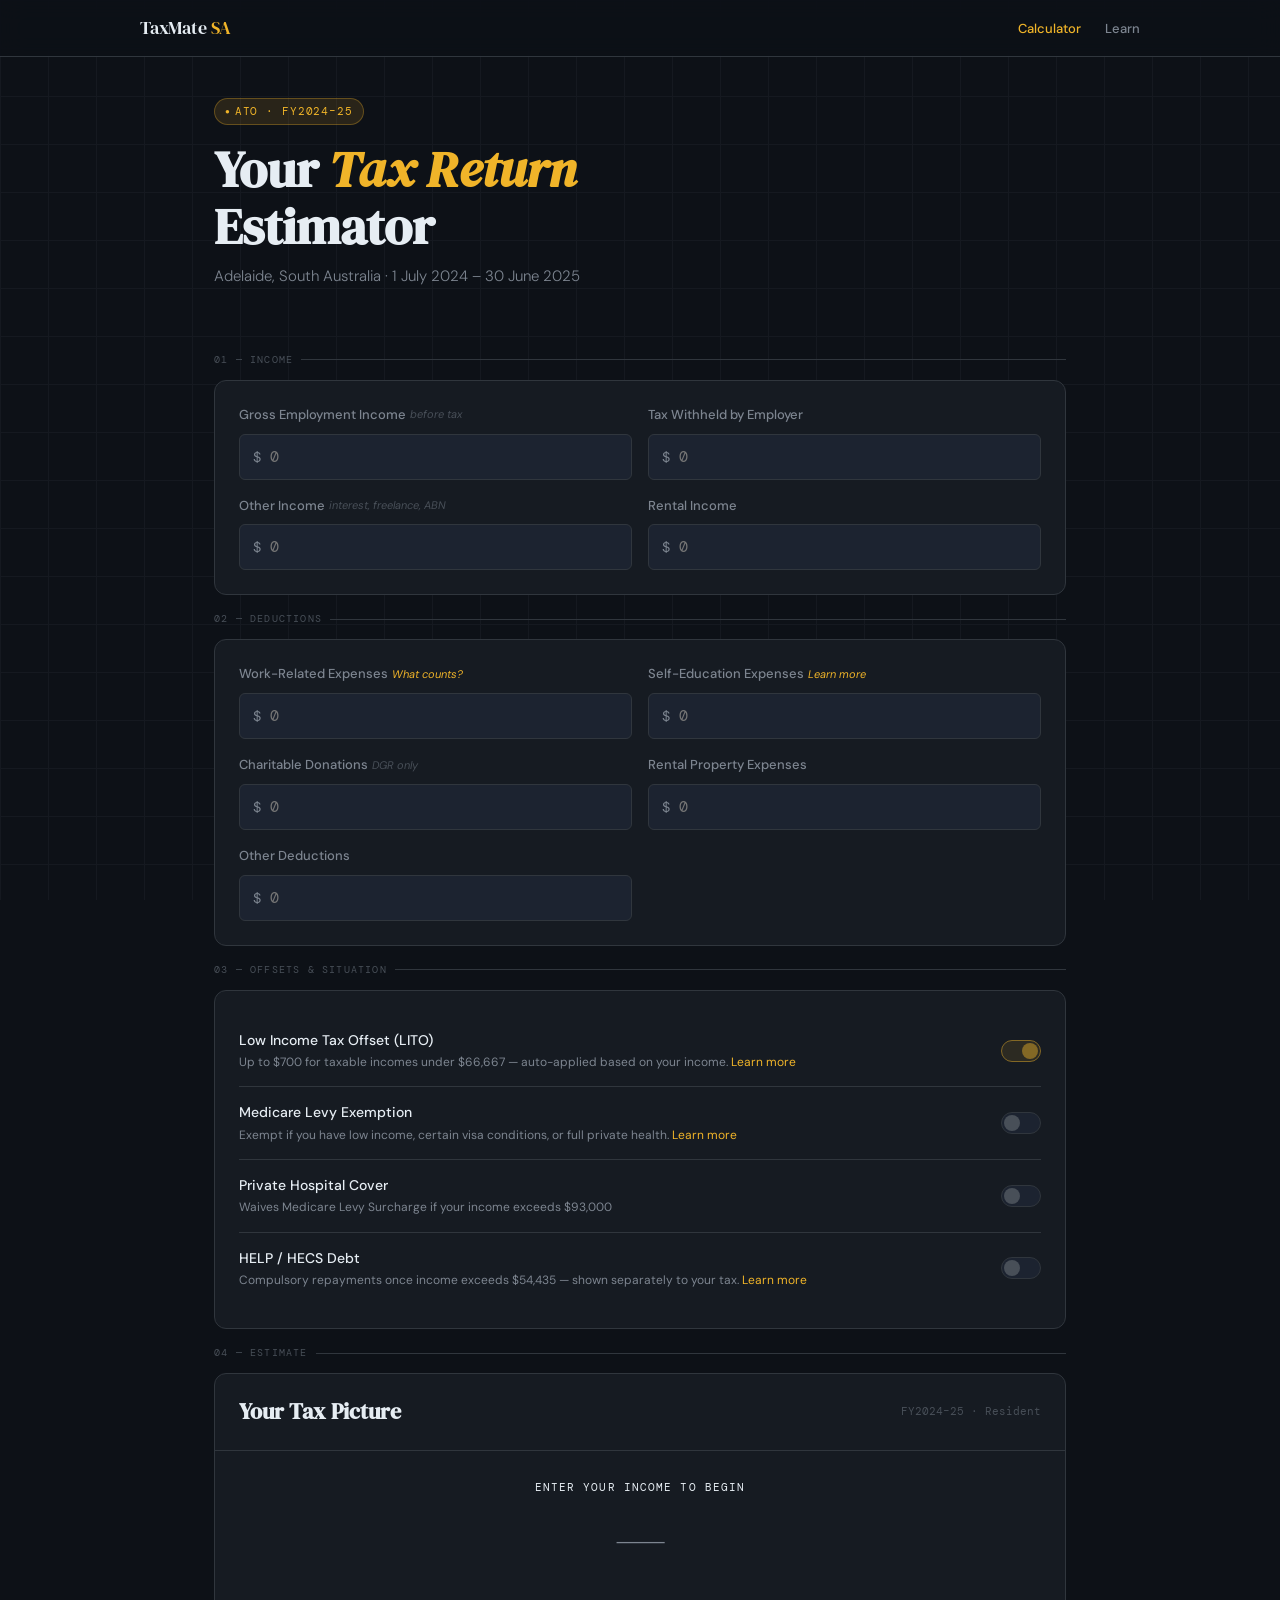
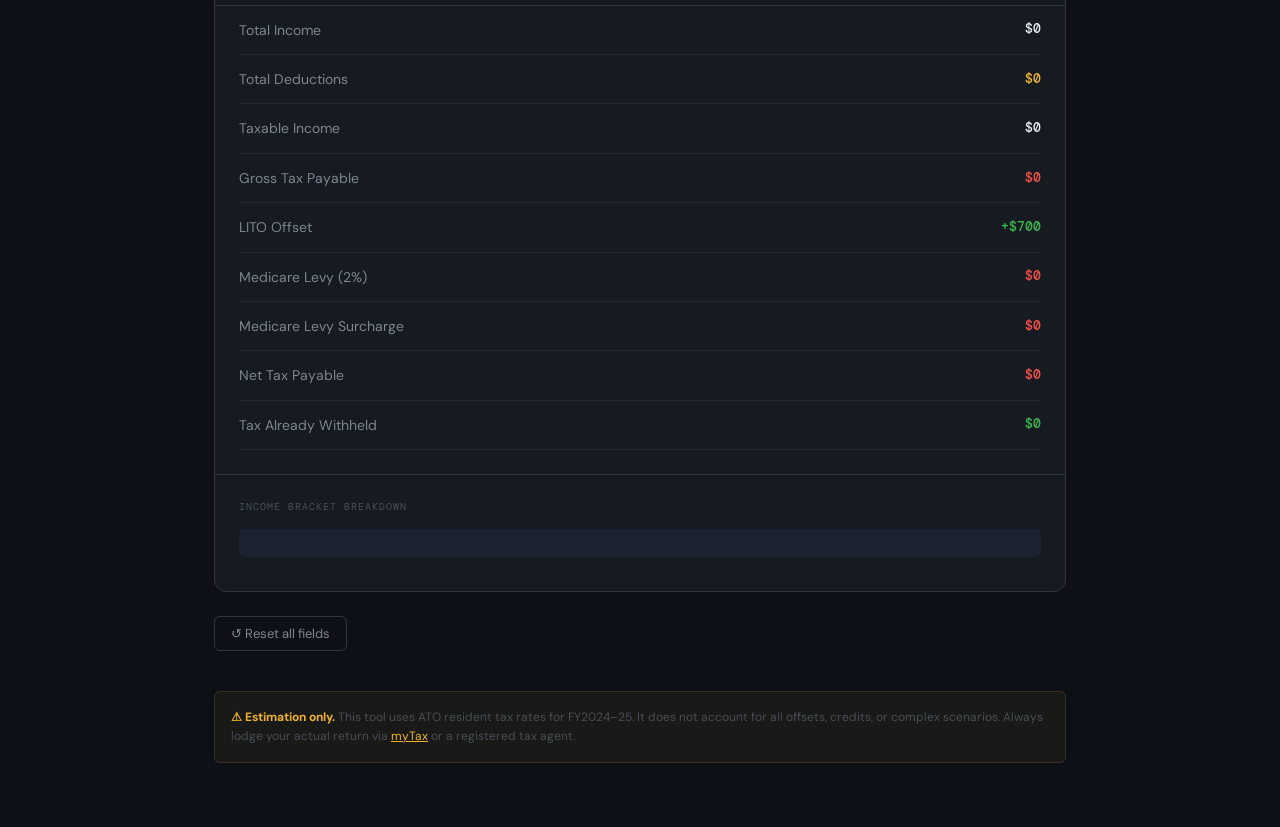
<file: index.html>
<!DOCTYPE html>
<html lang="en">
<head>
  <meta charset="UTF-8">
  <meta name="viewport" content="width=device-width, initial-scale=1.0">
  <title>TaxMate SA — Tax Return Estimator</title>
  <meta name="description" content="Estimate your Australian tax return for FY2024–25. Adelaide, South Australia.">
  <link rel="icon" type="image/svg+xml" href="assets/favicon.svg">
  <link rel="stylesheet" href="css/tokens.css">
  <link rel="stylesheet" href="css/main.css">
  <link rel="stylesheet" href="css/components.css">
  <link rel="stylesheet" href="css/calculator.css">
</head>
<body>

  <nav class="nav" aria-label="Site navigation">
    <div class="nav-inner">
      <a class="nav-logo" href="index.html">TaxMate <span>SA</span></a>
      <ul class="nav-links">
        <li><a href="index.html" class="active" aria-current="page">Calculator</a></li>
        <li><a href="pages/learn.html">Learn</a></li>
      </ul>
    </div>
  </nav>

  <main class="container">

    <header class="page-header animate-in">
      <div class="badge">ATO · FY2024–25</div>
      <h1>Your <em>Tax Return</em><br>Estimator</h1>
      <p class="subtitle">Adelaide, South Australia · 1 July 2024 – 30 June 2025</p>
    </header>

    <!-- 01 INCOME -->
    <div class="section-label">01 — Income</div>
    <div class="card animate-in">
      <div class="grid-2">

        <div class="field">
          <label for="grossIncome">
            Gross Employment Income
            <span class="hint">before tax</span>
          </label>
          <div class="input-wrap">
            <span class="prefix" aria-hidden="true">$</span>
            <input type="number" id="grossIncome" placeholder="0" min="0"
              aria-label="Gross employment income before tax">
          </div>
        </div>

        <div class="field">
          <label for="taxWithheld">Tax Withheld by Employer</label>
          <div class="input-wrap">
            <span class="prefix" aria-hidden="true">$</span>
            <input type="number" id="taxWithheld" placeholder="0" min="0"
              aria-label="Tax withheld by employer">
          </div>
        </div>

        <div class="field">
          <label for="otherIncome">
            Other Income
            <span class="hint">interest, freelance, ABN</span>
          </label>
          <div class="input-wrap">
            <span class="prefix" aria-hidden="true">$</span>
            <input type="number" id="otherIncome" placeholder="0" min="0"
              aria-label="Other income including interest, freelance, or ABN income">
          </div>
        </div>

        <div class="field">
          <label for="rentalIncome">Rental Income</label>
          <div class="input-wrap">
            <span class="prefix" aria-hidden="true">$</span>
            <input type="number" id="rentalIncome" placeholder="0" min="0"
              aria-label="Rental income">
          </div>
        </div>

      </div>
    </div>

    <!-- 02 DEDUCTIONS -->
    <div class="section-label">02 — Deductions</div>
    <div class="card animate-in">
      <div class="grid-2">

        <div class="field">
          <label for="workExpenses">
            Work-Related Expenses
            <a href="pages/article.html#work-related-deductions" class="hint">What counts?</a>
          </label>
          <div class="input-wrap">
            <span class="prefix" aria-hidden="true">$</span>
            <input type="number" id="workExpenses" placeholder="0" min="0"
              aria-label="Work-related expenses">
          </div>
        </div>

        <div class="field">
          <label for="selfEducation">
            Self-Education Expenses
            <a href="pages/article.html#self-education" class="hint">Learn more</a>
          </label>
          <div class="input-wrap">
            <span class="prefix" aria-hidden="true">$</span>
            <input type="number" id="selfEducation" placeholder="0" min="0"
              aria-label="Self-education expenses">
          </div>
        </div>

        <div class="field">
          <label for="donations">
            Charitable Donations
            <span class="hint">DGR only</span>
          </label>
          <div class="input-wrap">
            <span class="prefix" aria-hidden="true">$</span>
            <input type="number" id="donations" placeholder="0" min="0"
              aria-label="Charitable donations to Deductible Gift Recipients only">
          </div>
        </div>

        <div class="field">
          <label for="rentalExpenses">Rental Property Expenses</label>
          <div class="input-wrap">
            <span class="prefix" aria-hidden="true">$</span>
            <input type="number" id="rentalExpenses" placeholder="0" min="0"
              aria-label="Rental property expenses">
          </div>
        </div>

        <div class="field">
          <label for="otherDeductions">Other Deductions</label>
          <div class="input-wrap">
            <span class="prefix" aria-hidden="true">$</span>
            <input type="number" id="otherDeductions" placeholder="0" min="0"
              aria-label="Other deductions">
          </div>
        </div>

      </div>
    </div>

    <!-- 03 SITUATION -->
    <div class="section-label">03 — Offsets &amp; Situation</div>
    <div class="card animate-in">

      <div class="toggle-row">
        <div class="toggle-info">
          <div class="name">Low Income Tax Offset (LITO)</div>
          <div class="desc">
            Up to $700 for taxable incomes under $66,667 — auto-applied based on your income.
            <a href="pages/article.html#lito-explained">Learn more</a>
          </div>
        </div>
        <label class="toggle" aria-label="LITO — automatically applied">
          <input type="checkbox" id="litoCheck" checked disabled>
          <span class="slider"></span>
        </label>
      </div>

      <div class="toggle-row">
        <div class="toggle-info">
          <div class="name">Medicare Levy Exemption</div>
          <div class="desc">
            Exempt if you have low income, certain visa conditions, or full private health.
            <a href="pages/article.html#medicare-explained">Learn more</a>
          </div>
        </div>
        <label class="toggle" aria-label="Medicare levy exemption">
          <input type="checkbox" id="medicareExempt">
          <span class="slider"></span>
        </label>
      </div>

      <div class="toggle-row">
        <div class="toggle-info">
          <div class="name">Private Hospital Cover</div>
          <div class="desc">Waives Medicare Levy Surcharge if your income exceeds $93,000</div>
        </div>
        <label class="toggle" aria-label="Private hospital cover">
          <input type="checkbox" id="privateHealth">
          <span class="slider"></span>
        </label>
      </div>

      <div class="toggle-row" style="border-bottom:none">
        <div class="toggle-info">
          <div class="name">HELP / HECS Debt</div>
          <div class="desc">
            Compulsory repayments once income exceeds $54,435 — shown separately to your tax.
            <a href="pages/article.html#help-hecs">Learn more</a>
          </div>
        </div>
        <label class="toggle" aria-label="HELP or HECS student debt">
          <input type="checkbox" id="helpDebt">
          <span class="slider"></span>
        </label>
      </div>

      <div id="helpRow" class="help-balance-row" aria-live="polite">
        <div class="field" style="max-width:280px">
          <label for="helpBalance">Outstanding HELP Balance</label>
          <div class="input-wrap">
            <span class="prefix" aria-hidden="true">$</span>
            <input type="number" id="helpBalance" placeholder="0" min="0"
              aria-label="Outstanding HELP or HECS balance">
          </div>
        </div>
      </div>

    </div>

    <!-- 04 RESULTS -->
    <div class="section-label">04 — Estimate</div>
    <div class="results-panel animate-in" aria-live="polite" aria-label="Tax calculation results">

      <div class="results-header">
        <h2>Your Tax Picture</h2>
        <span class="fy-tag">FY2024–25 · Resident</span>
      </div>

      <div class="outcome-banner" id="outcomeBanner">
        <div class="outcome-label" id="outcomeLabel">Enter your income to begin</div>
        <div class="outcome-amount" id="outcomeAmount">—</div>
        <div class="outcome-sub"   id="outcomeSub"></div>
      </div>

      <div class="breakdown">
        <div class="breakdown-row">
          <span class="key">Total Income</span>
          <span class="val neutral" id="rGross">$0</span>
        </div>
        <div class="breakdown-row">
          <span class="key">Total Deductions</span>
          <span class="val accent"  id="rDeductions">$0</span>
        </div>
        <div class="breakdown-row">
          <span class="key">Taxable Income</span>
          <span class="val neutral" id="rTaxable">$0</span>
        </div>
        <div class="breakdown-row">
          <span class="key">Gross Tax Payable</span>
          <span class="val negative" id="rGrossTax">$0</span>
        </div>
        <div class="breakdown-row">
          <span class="key">LITO Offset</span>
          <span class="val positive" id="rLITO">$0</span>
        </div>
        <div class="breakdown-row">
          <span class="key">Medicare Levy (2%)</span>
          <span class="val negative" id="rMedicare">$0</span>
        </div>
        <div class="breakdown-row">
          <span class="key">Medicare Levy Surcharge</span>
          <span class="val negative" id="rMLS">$0</span>
        </div>
        <div class="breakdown-row">
          <span class="key">Net Tax Payable</span>
          <span class="val negative" id="rNetTax">$0</span>
        </div>
        <div class="breakdown-row">
          <span class="key">Tax Already Withheld</span>
          <span class="val positive" id="rWithheld">$0</span>
        </div>
        <div class="breakdown-row" id="helpRow2" style="display:none">
          <span class="key">Est. HELP Repayment</span>
          <span class="val negative" id="rHELP">$0</span>
        </div>
      </div>

      <div class="bracket-viz">
        <div class="bracket-label">Income Bracket Breakdown</div>
        <div class="bracket-bar"    id="bracketBar"></div>
        <div class="bracket-legend" id="bracketLegend"></div>
        <div id="effectiveRate"></div>
      </div>

    </div>

    <button class="btn-reset" id="btnReset" aria-label="Reset all fields">↺ Reset all fields</button>

    <p class="disclaimer">
      <strong>⚠ Estimation only.</strong> This tool uses ATO resident tax rates for FY2024–25. It does not
      account for all offsets, credits, or complex scenarios. Always lodge your actual return via
      <a href="https://www.ato.gov.au/individuals-and-families/your-tax-return" style="color:var(--accent)">myTax</a>
      or a registered tax agent.
    </p>

  </main>

  <script type="module" src="js/modules/ui.js"></script>
</body>
</html>
</file>
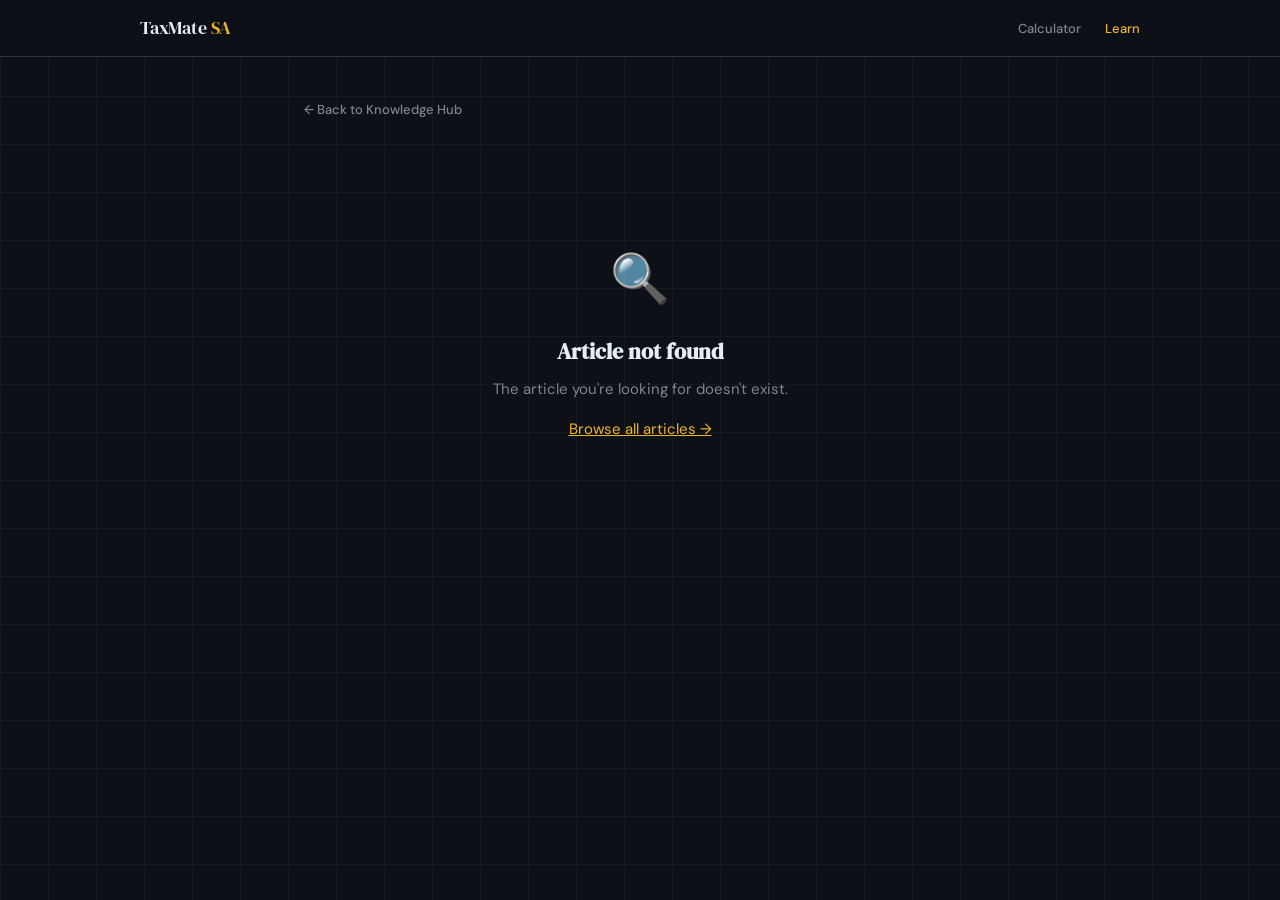
<file: pages/article.html>
<!DOCTYPE html>
<html lang="en">
<head>
  <meta charset="UTF-8">
  <meta name="viewport" content="width=device-width, initial-scale=1.0">
  <title>Article — TaxMate SA</title>
  <link rel="icon" type="image/svg+xml" href="../assets/favicon.svg">
  <link rel="stylesheet" href="../css/tokens.css">
  <link rel="stylesheet" href="../css/main.css">
  <link rel="stylesheet" href="../css/components.css">
  <link rel="stylesheet" href="../css/learn.css">
</head>
<body>

  <nav class="nav" aria-label="Site navigation">
    <div class="nav-inner">
      <a class="nav-logo" href="../index.html">TaxMate <span>SA</span></a>
      <ul class="nav-links">
        <li><a href="../index.html">Calculator</a></li>
        <li><a href="learn.html" class="active" aria-current="page">Learn</a></li>
      </ul>
    </div>
  </nav>

  <main class="container container--narrow">

    <a href="learn.html" class="btn-back" aria-label="Back to Knowledge Hub">← Back to Knowledge Hub</a>

    <!-- Not found -->
    <div id="articleNotFound" style="display:none; text-align:center; padding:80px 0">
      <p style="font-size:48px">🔍</p>
      <h2 style="margin:16px 0 8px">Article not found</h2>
      <p style="color:var(--text-muted)">The article you're looking for doesn't exist.</p>
      <a href="learn.html" style="color:var(--accent); margin-top:16px; display:inline-block">
        Browse all articles →
      </a>
    </div>

    <!-- Article -->
    <div id="articleContent" style="display:none">

      <header class="article-header animate-in">
        <nav class="article-breadcrumb" id="articleBreadcrumb" aria-label="Breadcrumb"></nav>
        <span class="article-icon" id="articleIcon" aria-hidden="true"></span>
        <h1 id="articleTitle"></h1>
        <div id="articleBadge" style="margin-top:12px"></div>
      </header>

      <div class="article-body animate-in" id="articleBody"></div>

      <section class="related-section animate-in" aria-label="Related articles">
        <h2>Related Articles</h2>
        <div class="related-grid" id="relatedGrid"></div>
      </section>

    </div>

  </main>

  <script type="module">
    import { initArticlePage } from '../js/modules/learn.js';
    initArticlePage();
  </script>
</body>
</html>
</file>
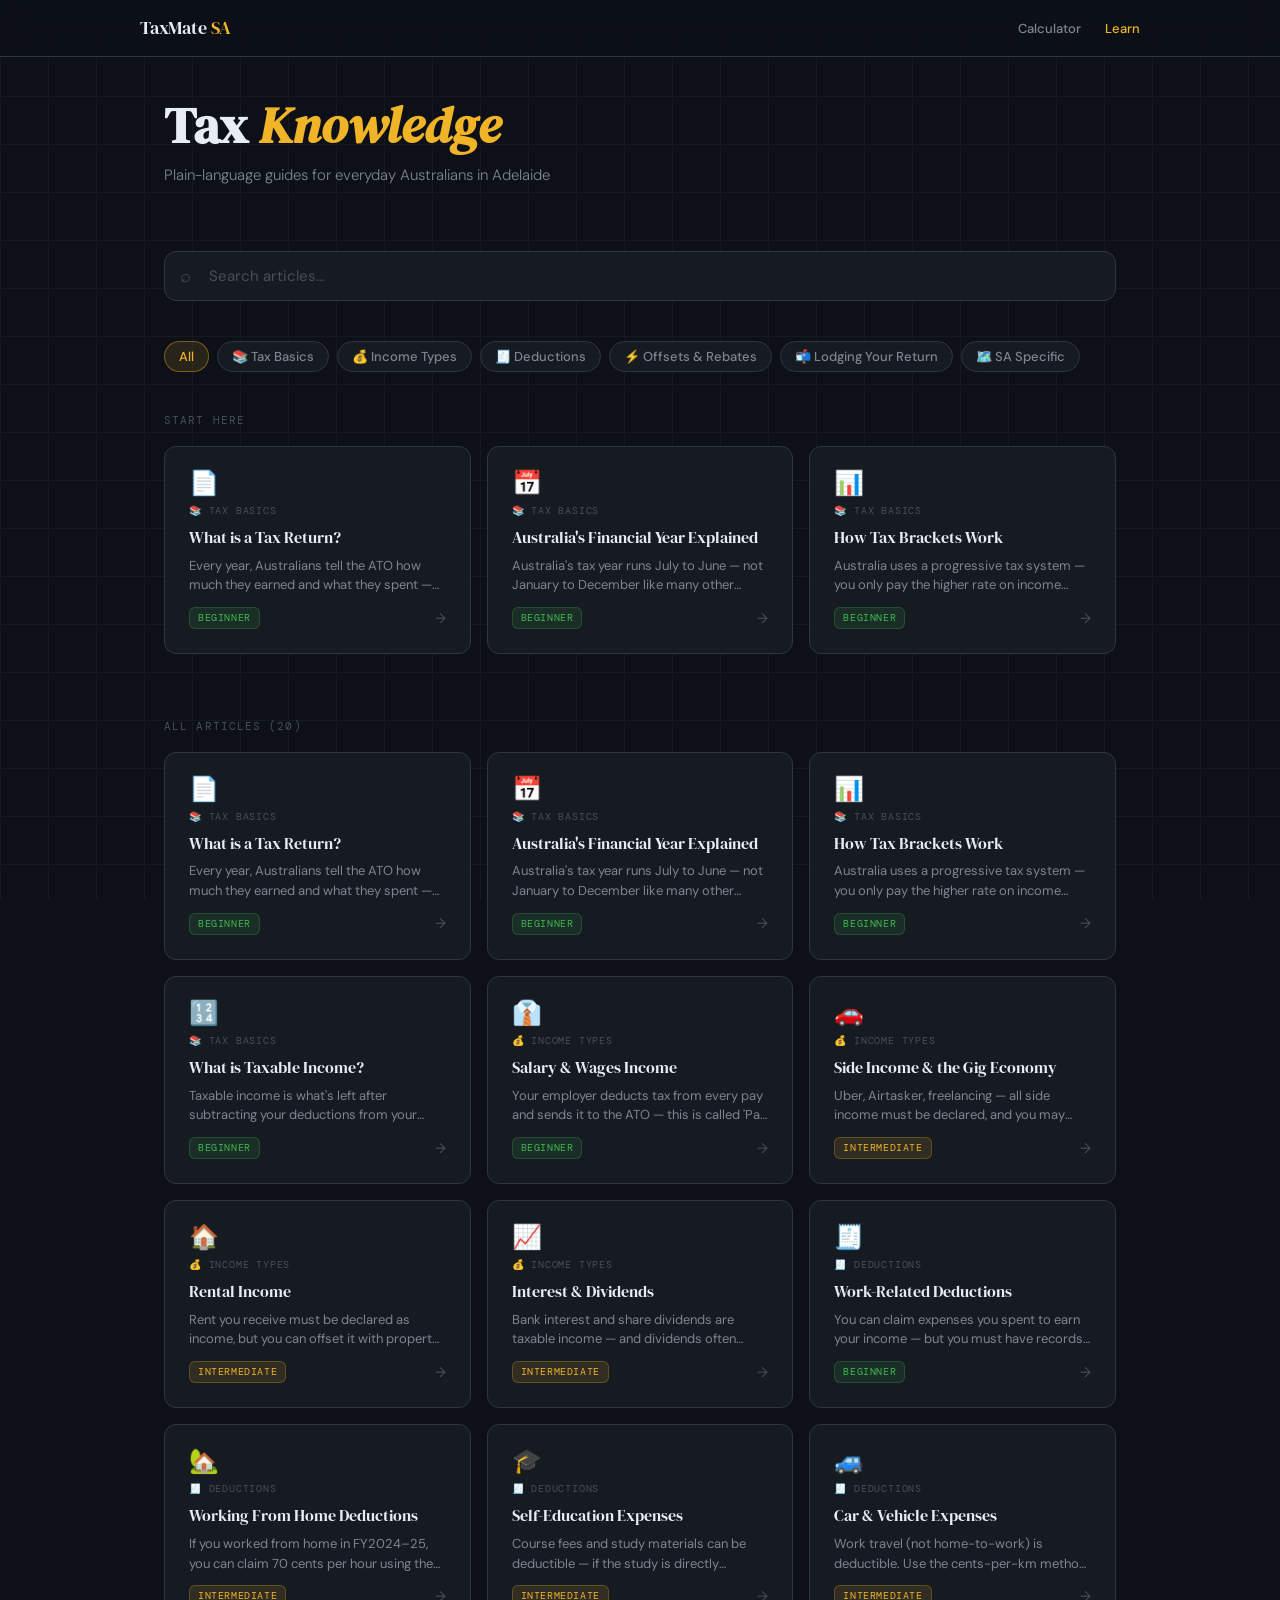
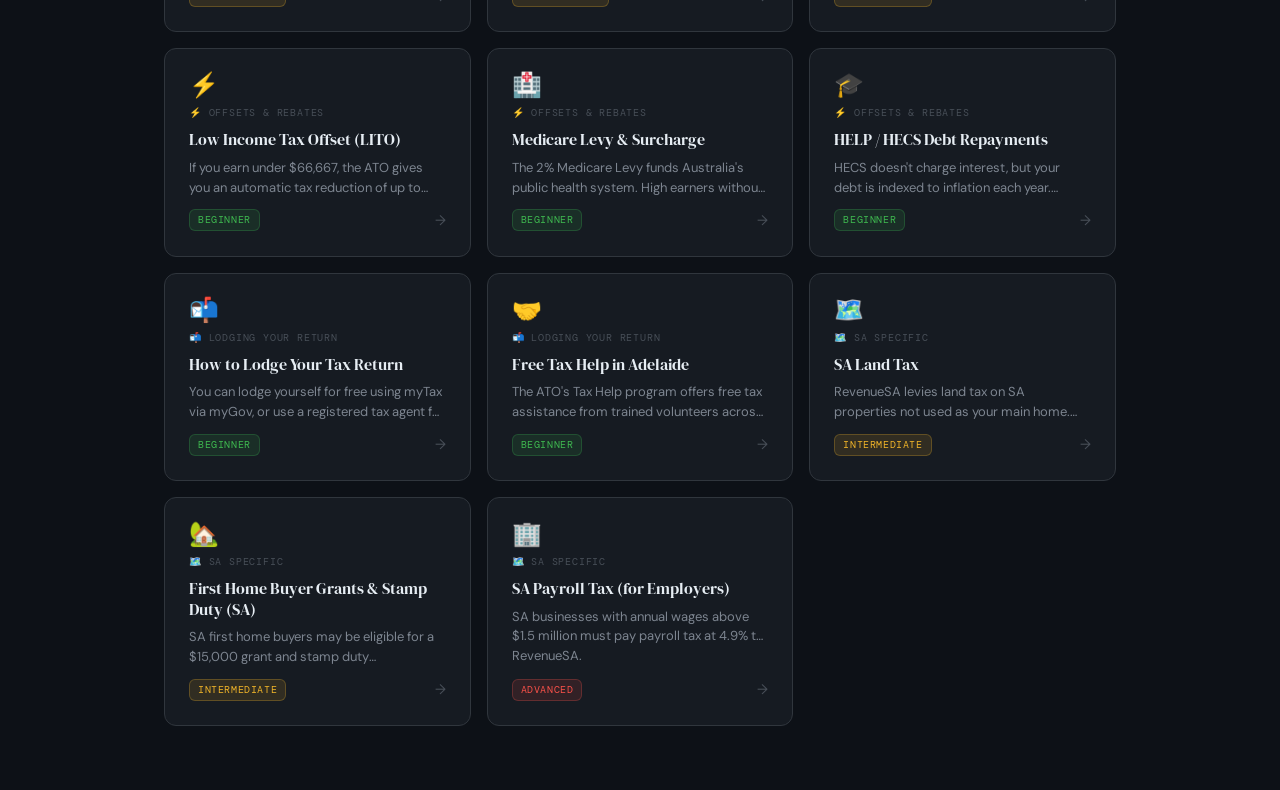
<file: pages/learn.html>
<!DOCTYPE html>
<html lang="en">
<head>
  <meta charset="UTF-8">
  <meta name="viewport" content="width=device-width, initial-scale=1.0">
  <title>Tax Knowledge — TaxMate SA</title>
  <meta name="description" content="Plain-language Australian tax guides for Adelaide residents. Beginner to advanced.">
  <link rel="icon" type="image/svg+xml" href="../assets/favicon.svg">
  <link rel="stylesheet" href="../css/tokens.css">
  <link rel="stylesheet" href="../css/main.css">
  <link rel="stylesheet" href="../css/components.css">
  <link rel="stylesheet" href="../css/learn.css">
</head>
<body>

  <nav class="nav" aria-label="Site navigation">
    <div class="nav-inner">
      <a class="nav-logo" href="../index.html">TaxMate <span>SA</span></a>
      <ul class="nav-links">
        <li><a href="../index.html">Calculator</a></li>
        <li><a href="learn.html" class="active" aria-current="page">Learn</a></li>
      </ul>
    </div>
  </nav>

  <main class="container container--wide">

    <header class="page-header animate-in">
      <h1>Tax <em>Knowledge</em></h1>
      <p class="subtitle">Plain-language guides for everyday Australians in Adelaide</p>
    </header>

    <div class="search-wrap animate-in">
      <input type="search" class="search-input" id="searchInput"
        placeholder="Search articles…" aria-label="Search tax knowledge articles">
    </div>

    <div class="category-tabs animate-in" id="categoryTabs"
      role="tablist" aria-label="Filter articles by category"></div>

    <section class="featured-section animate-in" aria-label="Start here — beginner articles">
      <h2>Start Here</h2>
      <div class="featured-grid" id="featuredGrid"></div>
    </section>

    <section class="articles-section animate-in">
      <h2 id="articlesHeading">All Articles</h2>
      <div class="article-grid" id="articleGrid" aria-live="polite"></div>
    </section>

  </main>

  <script type="module">
    import { initLearnPage } from '../js/modules/learn.js';
    initLearnPage();
  </script>
</body>
</html>
</file>
<file: css/tokens.css>
:root {
  /* Backgrounds */
  --bg:        #0d1117;
  --surface:   #161b22;
  --surface2:  #1c2330;
  --border:    #30363d;

  /* Text */
  --text:       #e6edf3;
  --text-muted: #7d8590;
  --text-dim:   #484f58;

  /* Accent */
  --accent:   #f0b429;
  --refund:   #3fb950;
  --owing:    #f85149;

  /* Bracket colours */
  --bracket-0:    #3d444d;
  --bracket-19:   #2d6a4f;
  --bracket-325:  #1e8a5a;
  --bracket-37:   #f0b429;
  --bracket-45:   #f85149;

  /* Spacing */
  --space-xs:  4px;
  --space-sm:  8px;
  --space-md:  16px;
  --space-lg:  24px;
  --space-xl:  40px;
  --space-2xl: 64px;

  /* Radius */
  --radius-sm: 6px;
  --radius-md: 12px;
  --radius-lg: 20px;

  /* Transitions */
  --transition: 0.2s ease;
}
</file>
<file: css/main.css>
@import url('https://fonts.googleapis.com/css2?family=DM+Serif+Display:ital@0;1&family=DM+Mono:wght@400;500&family=DM+Sans:wght@300;400;500;600&display=swap');

*, *::before, *::after { margin: 0; padding: 0; box-sizing: border-box; }

body {
  background: var(--bg);
  color: var(--text);
  font-family: 'DM Sans', sans-serif;
  font-size: 15px;
  line-height: 1.6;
  min-height: 100vh;
  overflow-x: hidden;
}

body::before {
  content: '';
  position: fixed;
  inset: 0;
  background-image:
    linear-gradient(var(--border) 1px, transparent 1px),
    linear-gradient(90deg, var(--border) 1px, transparent 1px);
  background-size: 48px 48px;
  opacity: 0.25;
  pointer-events: none;
  z-index: 0;
}

/* Navigation */
.nav {
  position: sticky;
  top: 0;
  z-index: 100;
  background: rgba(13, 17, 23, 0.92);
  backdrop-filter: blur(12px);
  border-bottom: 1px solid var(--border);
  padding: 0 var(--space-lg);
}

.nav-inner {
  max-width: 1000px;
  margin: 0 auto;
  height: 56px;
  display: flex;
  align-items: center;
  justify-content: space-between;
}

.nav-logo {
  font-family: 'DM Serif Display', serif;
  font-size: 1.1rem;
  color: var(--text);
  text-decoration: none;
  letter-spacing: -0.01em;
}

.nav-logo span { color: var(--accent); }

.nav-links {
  display: flex;
  gap: var(--space-lg);
  list-style: none;
}

.nav-links a {
  font-size: 13px;
  font-weight: 500;
  color: var(--text-muted);
  text-decoration: none;
  transition: color var(--transition);
}

.nav-links a:hover { color: var(--text); }
.nav-links a.active { color: var(--accent); }

/* Layout containers */
.container {
  position: relative;
  z-index: 1;
  max-width: 900px;
  margin: 0 auto;
  padding: var(--space-xl) var(--space-lg) var(--space-2xl);
}

.container--wide   { max-width: 1000px; }
.container--narrow { max-width: 720px;  }

/* Page header */
.page-header { margin-bottom: var(--space-2xl); }

/* Badge */
.badge {
  display: inline-flex;
  align-items: center;
  gap: var(--space-xs);
  background: rgba(240, 180, 41, 0.12);
  border: 1px solid rgba(240, 180, 41, 0.3);
  color: var(--accent);
  font-family: 'DM Mono', monospace;
  font-size: 11px;
  letter-spacing: 0.08em;
  padding: 4px 10px;
  border-radius: var(--radius-lg);
  margin-bottom: var(--space-md);
}

.badge::before {
  content: '●';
  font-size: 8px;
  animation: pulse 2s infinite;
}

@keyframes pulse {
  0%, 100% { opacity: 1; }
  50%       { opacity: 0.3; }
}

/* Typography */
h1 {
  font-family: 'DM Serif Display', serif;
  font-size: clamp(2rem, 5vw, 3.2rem);
  line-height: 1.1;
  color: var(--text);
  margin-bottom: 10px;
}

h1 em {
  font-style: italic;
  color: var(--accent);
}

h2 {
  font-family: 'DM Serif Display', serif;
  font-size: 1.4rem;
  color: var(--text);
}

.subtitle {
  color: var(--text-muted);
  font-size: 15px;
  font-weight: 300;
}

/* Section label */
.section-label {
  font-family: 'DM Mono', monospace;
  font-size: 10px;
  letter-spacing: 0.12em;
  text-transform: uppercase;
  color: var(--text-dim);
  margin-bottom: 12px;
  display: flex;
  align-items: center;
  gap: var(--space-sm);
}

.section-label::after {
  content: '';
  flex: 1;
  height: 1px;
  background: var(--border);
}

/* Animations */
.animate-in { animation: fadeUp 0.4s ease forwards; }

@keyframes fadeUp {
  from { opacity: 0; transform: translateY(12px); }
  to   { opacity: 1; transform: translateY(0); }
}
</file>
<file: css/components.css>
/* Card */
.card {
  background: var(--surface);
  border: 1px solid var(--border);
  border-radius: var(--radius-md);
  padding: var(--space-lg);
  margin-bottom: var(--space-md);
}

/* Input wrap */
.input-wrap { position: relative; }

.input-wrap .prefix {
  position: absolute;
  left: 14px;
  top: 50%;
  transform: translateY(-50%);
  color: var(--text-muted);
  font-family: 'DM Mono', monospace;
  font-size: 14px;
  pointer-events: none;
}

input[type="number"] {
  width: 100%;
  background: var(--surface2);
  border: 1px solid var(--border);
  border-radius: var(--radius-sm);
  color: var(--text);
  font-family: 'DM Mono', monospace;
  font-size: 15px;
  padding: 12px 14px 12px 30px;
  outline: none;
  transition: border-color var(--transition), box-shadow var(--transition);
  -moz-appearance: textfield;
}

input[type="number"]::-webkit-outer-spin-button,
input[type="number"]::-webkit-inner-spin-button { -webkit-appearance: none; }

input[type="number"]:focus {
  border-color: var(--accent);
  box-shadow: 0 0 0 3px rgba(240, 180, 41, 0.12);
}

/* Toggle */
.toggle {
  position: relative;
  width: 40px;
  height: 22px;
  flex-shrink: 0;
  margin-left: var(--space-md);
}

.toggle input { opacity: 0; width: 0; height: 0; }

.slider {
  position: absolute;
  inset: 0;
  background: var(--surface2);
  border: 1px solid var(--border);
  border-radius: 22px;
  cursor: pointer;
  transition: var(--transition);
}

.slider::before {
  content: '';
  position: absolute;
  width: 16px;
  height: 16px;
  left: 2px;
  top: 50%;
  transform: translateY(-50%);
  background: var(--text-dim);
  border-radius: 50%;
  transition: var(--transition);
}

.toggle input:checked + .slider {
  background: rgba(240, 180, 41, 0.2);
  border-color: var(--accent);
}

.toggle input:checked + .slider::before {
  transform: translateY(-50%) translateX(18px);
  background: var(--accent);
}

.toggle input:disabled + .slider { opacity: 0.5; cursor: default; }

/* Knowledge callouts */
.knowledge-callout {
  padding: var(--space-md);
  border-radius: var(--radius-sm);
  margin: var(--space-md) 0;
  font-size: 14px;
  line-height: 1.6;
}

.knowledge-callout.tip {
  border-left: 3px solid var(--accent);
  background: rgba(240, 180, 41, 0.08);
}

.knowledge-callout.warning {
  border-left: 3px solid var(--owing);
  background: rgba(248, 81, 73, 0.08);
}

.knowledge-callout.example {
  border-left: 3px solid #58a6ff;
  background: rgba(88, 166, 255, 0.06);
}

.knowledge-callout.formula {
  background: var(--surface2);
  font-family: 'DM Mono', monospace;
  font-size: 13px;
  text-align: center;
  padding: var(--space-lg);
}

/* Knowledge tables */
.knowledge-table {
  width: 100%;
  border-collapse: collapse;
  font-size: 13px;
  margin: var(--space-md) 0;
}

.knowledge-table th {
  font-family: 'DM Mono', monospace;
  font-size: 10px;
  letter-spacing: 0.08em;
  text-transform: uppercase;
  color: var(--text-dim);
  padding: 8px 12px;
  text-align: left;
  border-bottom: 1px solid var(--border);
}

.knowledge-table td {
  padding: 10px 12px;
  border-bottom: 1px solid rgba(48, 54, 61, 0.5);
  color: var(--text-muted);
}

.knowledge-table tr:nth-child(even) td { background: rgba(28, 35, 48, 0.4); }

.knowledge-table td:last-child,
.knowledge-table th:last-child { text-align: right; }

/* Difficulty badge */
.difficulty-badge {
  display: inline-flex;
  align-items: center;
  gap: 4px;
  font-family: 'DM Mono', monospace;
  font-size: 10px;
  letter-spacing: 0.06em;
  text-transform: uppercase;
  padding: 2px 8px;
  border-radius: var(--radius-sm);
}

.difficulty-badge.beginner {
  background: rgba(63, 185, 80, 0.12);
  color: var(--refund);
  border: 1px solid rgba(63, 185, 80, 0.25);
}

.difficulty-badge.intermediate {
  background: rgba(240, 180, 41, 0.12);
  color: var(--accent);
  border: 1px solid rgba(240, 180, 41, 0.25);
}

.difficulty-badge.advanced {
  background: rgba(248, 81, 73, 0.12);
  color: var(--owing);
  border: 1px solid rgba(248, 81, 73, 0.25);
}

/* Reset button */
.btn-reset {
  display: inline-flex;
  align-items: center;
  gap: var(--space-sm);
  background: transparent;
  border: 1px solid var(--border);
  color: var(--text-muted);
  font-family: 'DM Sans', sans-serif;
  font-size: 13px;
  padding: 8px 16px;
  border-radius: var(--radius-sm);
  cursor: pointer;
  transition: var(--transition);
  margin-top: var(--space-lg);
}

.btn-reset:hover {
  border-color: var(--text-dim);
  color: var(--text);
}

/* Rate pill */
.rate-pill {
  display: inline-flex;
  align-items: center;
  gap: var(--space-xs);
  background: rgba(240, 180, 41, 0.1);
  border: 1px solid rgba(240, 180, 41, 0.25);
  color: var(--accent);
  padding: 4px 12px;
  border-radius: var(--radius-lg);
  font-family: 'DM Mono', monospace;
  font-size: 12px;
  margin-top: var(--space-md);
}
</file>
<file: css/calculator.css>
/* Input grid */
.grid-2 {
  display: grid;
  grid-template-columns: 1fr 1fr;
  gap: var(--space-md);
}

@media (max-width: 600px) {
  .grid-2 { grid-template-columns: 1fr; }
}

/* Fields */
.field {
  display: flex;
  flex-direction: column;
  gap: var(--space-sm);
}

label {
  font-size: 13px;
  font-weight: 500;
  color: var(--text-muted);
  display: flex;
  align-items: center;
  gap: var(--space-xs);
}

label .hint {
  font-size: 11px;
  font-weight: 400;
  color: var(--text-dim);
  font-style: italic;
  text-decoration: none;
}

label a.hint { color: var(--accent); text-decoration: none; }
label a.hint:hover { text-decoration: underline; }

/* Toggle rows */
.toggle-row {
  display: flex;
  align-items: center;
  justify-content: space-between;
  padding: 14px 0;
  border-bottom: 1px solid var(--border);
}

.toggle-row:last-child { border-bottom: none; }

.toggle-info { flex: 1; }
.toggle-info .name { font-size: 14px; font-weight: 500; }
.toggle-info .desc { font-size: 12px; color: var(--text-muted); margin-top: 2px; }
.toggle-info .desc a { color: var(--accent); text-decoration: none; }
.toggle-info .desc a:hover { text-decoration: underline; }

/* HELP balance reveal */
.help-balance-row {
  display: none;
  padding-top: var(--space-md);
  border-top: 1px solid var(--border);
}

.help-balance-row.visible { display: block; }

/* Results panel */
.results-panel {
  background: var(--surface);
  border: 1px solid var(--border);
  border-radius: var(--radius-md);
  overflow: hidden;
  margin-top: var(--space-sm);
}

.results-header {
  padding: 20px var(--space-lg);
  border-bottom: 1px solid var(--border);
  display: flex;
  align-items: center;
  justify-content: space-between;
}

.fy-tag {
  font-family: 'DM Mono', monospace;
  font-size: 11px;
  color: var(--text-dim);
}

/* Outcome banner */
.outcome-banner {
  padding: 28px var(--space-lg);
  text-align: center;
  border-bottom: 1px solid var(--border);
  transition: background 0.4s;
}

.outcome-banner.refund { background: rgba(63, 185, 80, 0.06); }
.outcome-banner.owing  { background: rgba(248, 81, 73, 0.06); }

.outcome-label {
  font-family: 'DM Mono', monospace;
  font-size: 11px;
  letter-spacing: 0.1em;
  text-transform: uppercase;
  margin-bottom: var(--space-sm);
}

.outcome-label.refund { color: var(--refund); }
.outcome-label.owing  { color: var(--owing); }

.outcome-amount {
  font-family: 'DM Serif Display', serif;
  font-size: clamp(2.5rem, 8vw, 4rem);
  line-height: 1;
  transition: color 0.4s;
  color: var(--text-muted);
}

.outcome-amount.refund { color: var(--refund); }
.outcome-amount.owing  { color: var(--owing); }

.outcome-sub {
  font-size: 13px;
  color: var(--text-muted);
  margin-top: var(--space-sm);
}

/* Breakdown */
.breakdown {
  padding: 0 var(--space-lg) var(--space-lg);
}

.breakdown-row {
  display: flex;
  justify-content: space-between;
  align-items: center;
  padding: 13px 0;
  border-bottom: 1px solid rgba(48, 54, 61, 0.5);
  font-size: 14px;
}

.breakdown-row:last-child { border-bottom: none; }

.breakdown-row .key { color: var(--text-muted); }

.breakdown-row .val {
  font-family: 'DM Mono', monospace;
  font-size: 13px;
  font-weight: 500;
}

.breakdown-row .val.positive { color: var(--refund); }
.breakdown-row .val.negative { color: var(--owing); }
.breakdown-row .val.accent   { color: var(--accent); }
.breakdown-row .val.neutral  { color: var(--text); }

/* Bracket visualisation */
.bracket-viz {
  padding: var(--space-lg);
  border-top: 1px solid var(--border);
}

.bracket-label {
  font-family: 'DM Mono', monospace;
  font-size: 10px;
  letter-spacing: 0.1em;
  text-transform: uppercase;
  color: var(--text-dim);
  margin-bottom: 14px;
}

.bracket-bar {
  height: 28px;
  border-radius: var(--radius-sm);
  overflow: hidden;
  display: flex;
  margin-bottom: 10px;
  background: var(--surface2);
}

.bracket-segment {
  height: 100%;
  transition: width 0.5s ease;
  position: relative;
}

.bracket-segment:hover::after {
  content: attr(data-tip);
  position: absolute;
  top: -38px;
  left: 50%;
  transform: translateX(-50%);
  background: var(--surface);
  border: 1px solid var(--border);
  color: var(--text);
  font-size: 11px;
  font-family: 'DM Mono', monospace;
  padding: 3px 8px;
  border-radius: 4px;
  white-space: nowrap;
  z-index: 10;
  pointer-events: none;
}

.bracket-legend {
  display: flex;
  flex-wrap: wrap;
  gap: 10px 20px;
  margin-top: var(--space-sm);
}

.legend-item {
  display: flex;
  align-items: center;
  gap: var(--space-xs);
  font-size: 11px;
  color: var(--text-muted);
}

.legend-dot {
  width: 8px;
  height: 8px;
  border-radius: 2px;
  flex-shrink: 0;
}

/* Disclaimer */
.disclaimer {
  margin-top: var(--space-xl);
  padding: var(--space-md);
  background: rgba(240, 180, 41, 0.05);
  border: 1px solid rgba(240, 180, 41, 0.15);
  border-radius: var(--radius-sm);
  font-size: 12px;
  color: var(--text-dim);
  line-height: 1.6;
}

.disclaimer strong { color: var(--accent); }
</file>
<file: css/learn.css>
/* Search bar */
.search-wrap {
  position: relative;
  margin-bottom: var(--space-xl);
}

.search-wrap::before {
  content: '⌕';
  position: absolute;
  left: 16px;
  top: 50%;
  transform: translateY(-50%);
  color: var(--text-dim);
  font-size: 18px;
  pointer-events: none;
}

.search-input {
  width: 100%;
  background: var(--surface);
  border: 1px solid var(--border);
  border-radius: var(--radius-md);
  color: var(--text);
  font-family: 'DM Sans', sans-serif;
  font-size: 15px;
  padding: 14px 16px 14px 44px;
  outline: none;
  transition: border-color var(--transition), box-shadow var(--transition);
}

.search-input:focus {
  border-color: var(--accent);
  box-shadow: 0 0 0 3px rgba(240, 180, 41, 0.12);
}

.search-input::placeholder { color: var(--text-dim); }

/* Category tabs */
.category-tabs {
  display: flex;
  flex-wrap: wrap;
  gap: var(--space-sm);
  margin-bottom: var(--space-xl);
}

.tab-btn {
  background: var(--surface);
  border: 1px solid var(--border);
  color: var(--text-muted);
  font-family: 'DM Sans', sans-serif;
  font-size: 13px;
  font-weight: 500;
  padding: 6px 14px;
  border-radius: var(--radius-lg);
  cursor: pointer;
  transition: var(--transition);
}

.tab-btn:hover {
  border-color: var(--text-dim);
  color: var(--text);
}

.tab-btn.active {
  background: rgba(240, 180, 41, 0.12);
  border-color: rgba(240, 180, 41, 0.4);
  color: var(--accent);
}

/* Featured section */
.featured-section {
  margin-bottom: var(--space-2xl);
}

.featured-section h2,
.articles-section h2 {
  font-family: 'DM Mono', monospace;
  font-size: 11px;
  letter-spacing: 0.1em;
  text-transform: uppercase;
  color: var(--text-dim);
  margin-bottom: var(--space-md);
  font-weight: 400;
}

.featured-grid {
  display: grid;
  grid-template-columns: repeat(3, 1fr);
  gap: var(--space-md);
}

@media (max-width: 768px) { .featured-grid { grid-template-columns: repeat(2, 1fr); } }
@media (max-width: 480px) { .featured-grid { grid-template-columns: 1fr; } }

/* Article grid */
.article-grid {
  display: grid;
  grid-template-columns: repeat(3, 1fr);
  gap: var(--space-md);
}

@media (max-width: 768px) { .article-grid { grid-template-columns: repeat(2, 1fr); } }
@media (max-width: 480px) { .article-grid { grid-template-columns: 1fr; } }

/* Article card */
.article-card {
  background: var(--surface);
  border: 1px solid var(--border);
  border-radius: var(--radius-md);
  padding: var(--space-lg);
  text-decoration: none;
  display: flex;
  flex-direction: column;
  gap: var(--space-sm);
  transition: border-color var(--transition), transform var(--transition);
  cursor: pointer;
}

.article-card:hover {
  border-color: var(--accent);
  transform: translateY(-2px);
}

.card-icon {
  font-size: 24px;
  line-height: 1;
}

.card-category {
  font-family: 'DM Mono', monospace;
  font-size: 10px;
  letter-spacing: 0.08em;
  text-transform: uppercase;
  color: var(--text-dim);
}

.card-title {
  font-family: 'DM Serif Display', serif;
  font-size: 1rem;
  color: var(--text);
  line-height: 1.3;
}

.card-summary {
  font-size: 13px;
  color: var(--text-muted);
  line-height: 1.5;
  display: -webkit-box;
  -webkit-line-clamp: 2;
  -webkit-box-orient: vertical;
  overflow: hidden;
  flex: 1;
}

.card-footer {
  display: flex;
  align-items: center;
  justify-content: space-between;
  margin-top: var(--space-xs);
}

.card-arrow {
  color: var(--text-dim);
  font-size: 14px;
  transition: color var(--transition), transform var(--transition);
}

.article-card:hover .card-arrow {
  color: var(--accent);
  transform: translateX(3px);
}

/* Empty state */
.empty-state {
  text-align: center;
  padding: var(--space-2xl);
  color: var(--text-muted);
  grid-column: 1 / -1;
}

.empty-state .icon { font-size: 40px; margin-bottom: var(--space-md); }
.empty-state p { font-size: 14px; }

/* Article reader — back button */
.btn-back {
  display: inline-flex;
  align-items: center;
  gap: var(--space-sm);
  color: var(--text-muted);
  text-decoration: none;
  font-size: 13px;
  font-weight: 500;
  margin-bottom: var(--space-xl);
  transition: color var(--transition);
}

.btn-back:hover { color: var(--accent); }

/* Article header */
.article-header { margin-bottom: var(--space-xl); }

.article-breadcrumb {
  font-family: 'DM Mono', monospace;
  font-size: 11px;
  letter-spacing: 0.06em;
  text-transform: uppercase;
  color: var(--text-dim);
  margin-bottom: var(--space-md);
  display: flex;
  align-items: center;
  gap: var(--space-sm);
}

.article-breadcrumb a {
  color: var(--text-dim);
  text-decoration: none;
  transition: color var(--transition);
}

.article-breadcrumb a:hover { color: var(--accent); }

.article-icon {
  font-size: 40px;
  margin-bottom: var(--space-md);
  display: block;
}

/* Article body prose */
.article-body {
  color: var(--text-muted);
  line-height: 1.8;
  font-size: 15px;
}

.article-body p            { margin-bottom: var(--space-md); }
.article-body ul,
.article-body ol           { padding-left: var(--space-xl); margin-bottom: var(--space-md); }
.article-body li           { margin-bottom: var(--space-xs); }
.article-body strong       { color: var(--text); font-weight: 600; }
.article-body em           { color: var(--text); }

.article-body h3 {
  font-family: 'DM Serif Display', serif;
  font-size: 1.2rem;
  color: var(--text);
  margin: var(--space-xl) 0 var(--space-md);
}

.article-body h4 {
  font-size: 12px;
  font-weight: 600;
  color: var(--text);
  margin: var(--space-md) 0 var(--space-sm);
  text-transform: uppercase;
  letter-spacing: 0.08em;
  font-family: 'DM Mono', monospace;
}

.article-body a {
  color: var(--accent);
  text-decoration: none;
}

.article-body a:hover { text-decoration: underline; }

/* Related articles */
.related-section {
  margin-top: var(--space-2xl);
  padding-top: var(--space-xl);
  border-top: 1px solid var(--border);
}

.related-section h2 {
  font-family: 'DM Mono', monospace;
  font-size: 11px;
  letter-spacing: 0.1em;
  text-transform: uppercase;
  color: var(--text-dim);
  margin-bottom: var(--space-md);
  font-weight: 400;
}

.related-grid {
  display: grid;
  grid-template-columns: repeat(auto-fill, minmax(220px, 1fr));
  gap: var(--space-md);
}
</file>
